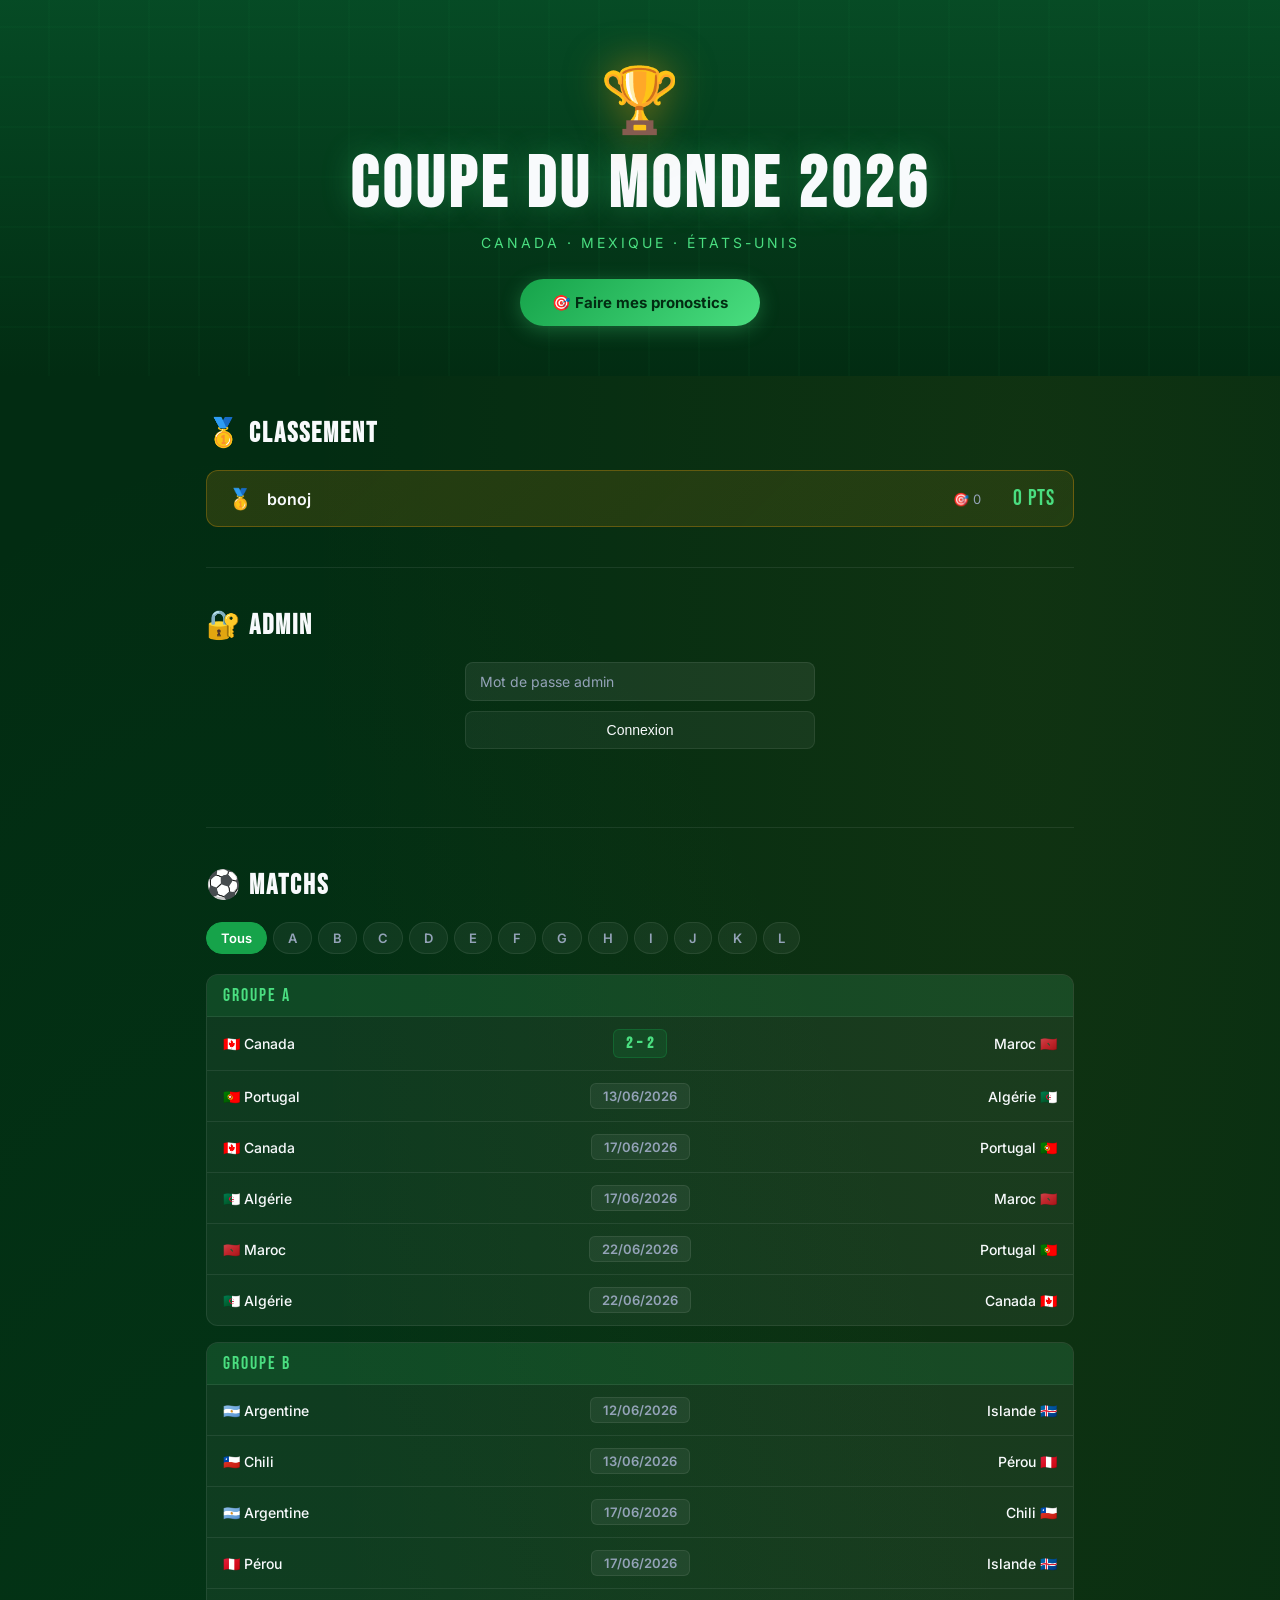
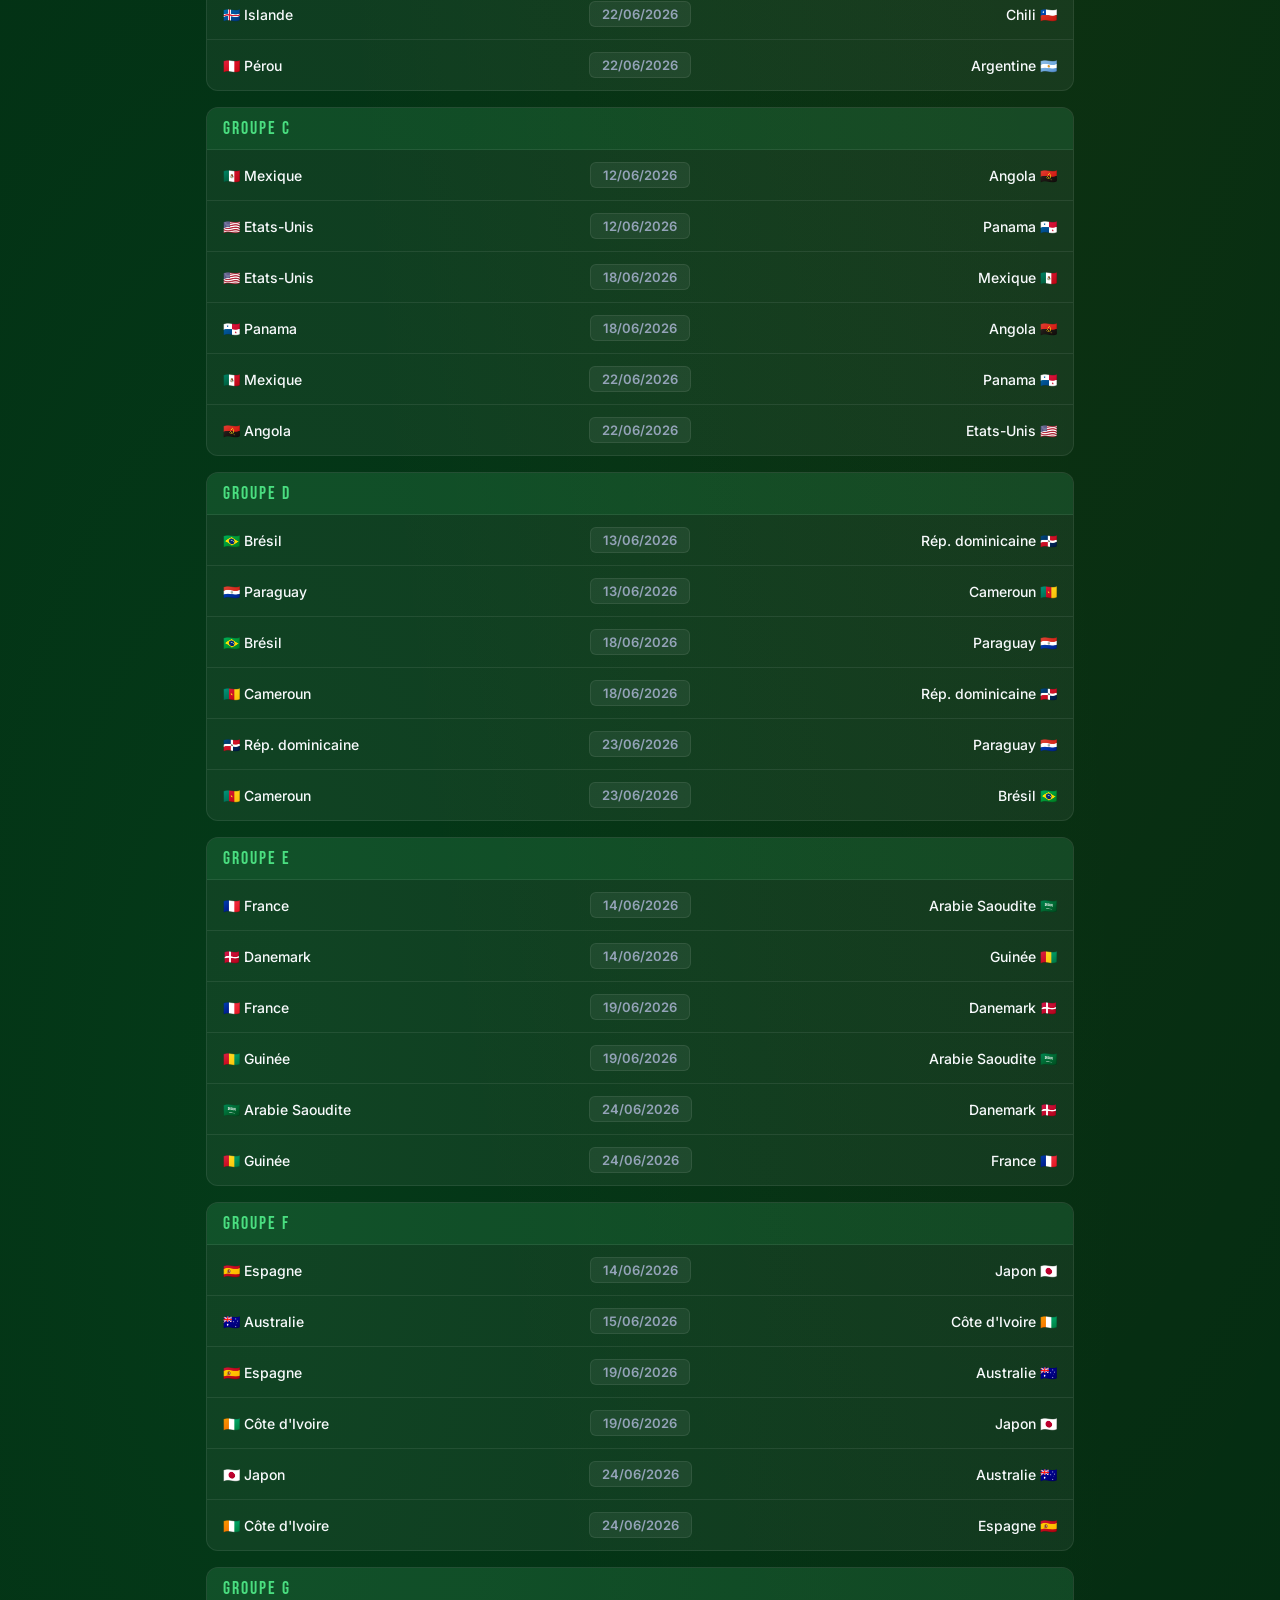
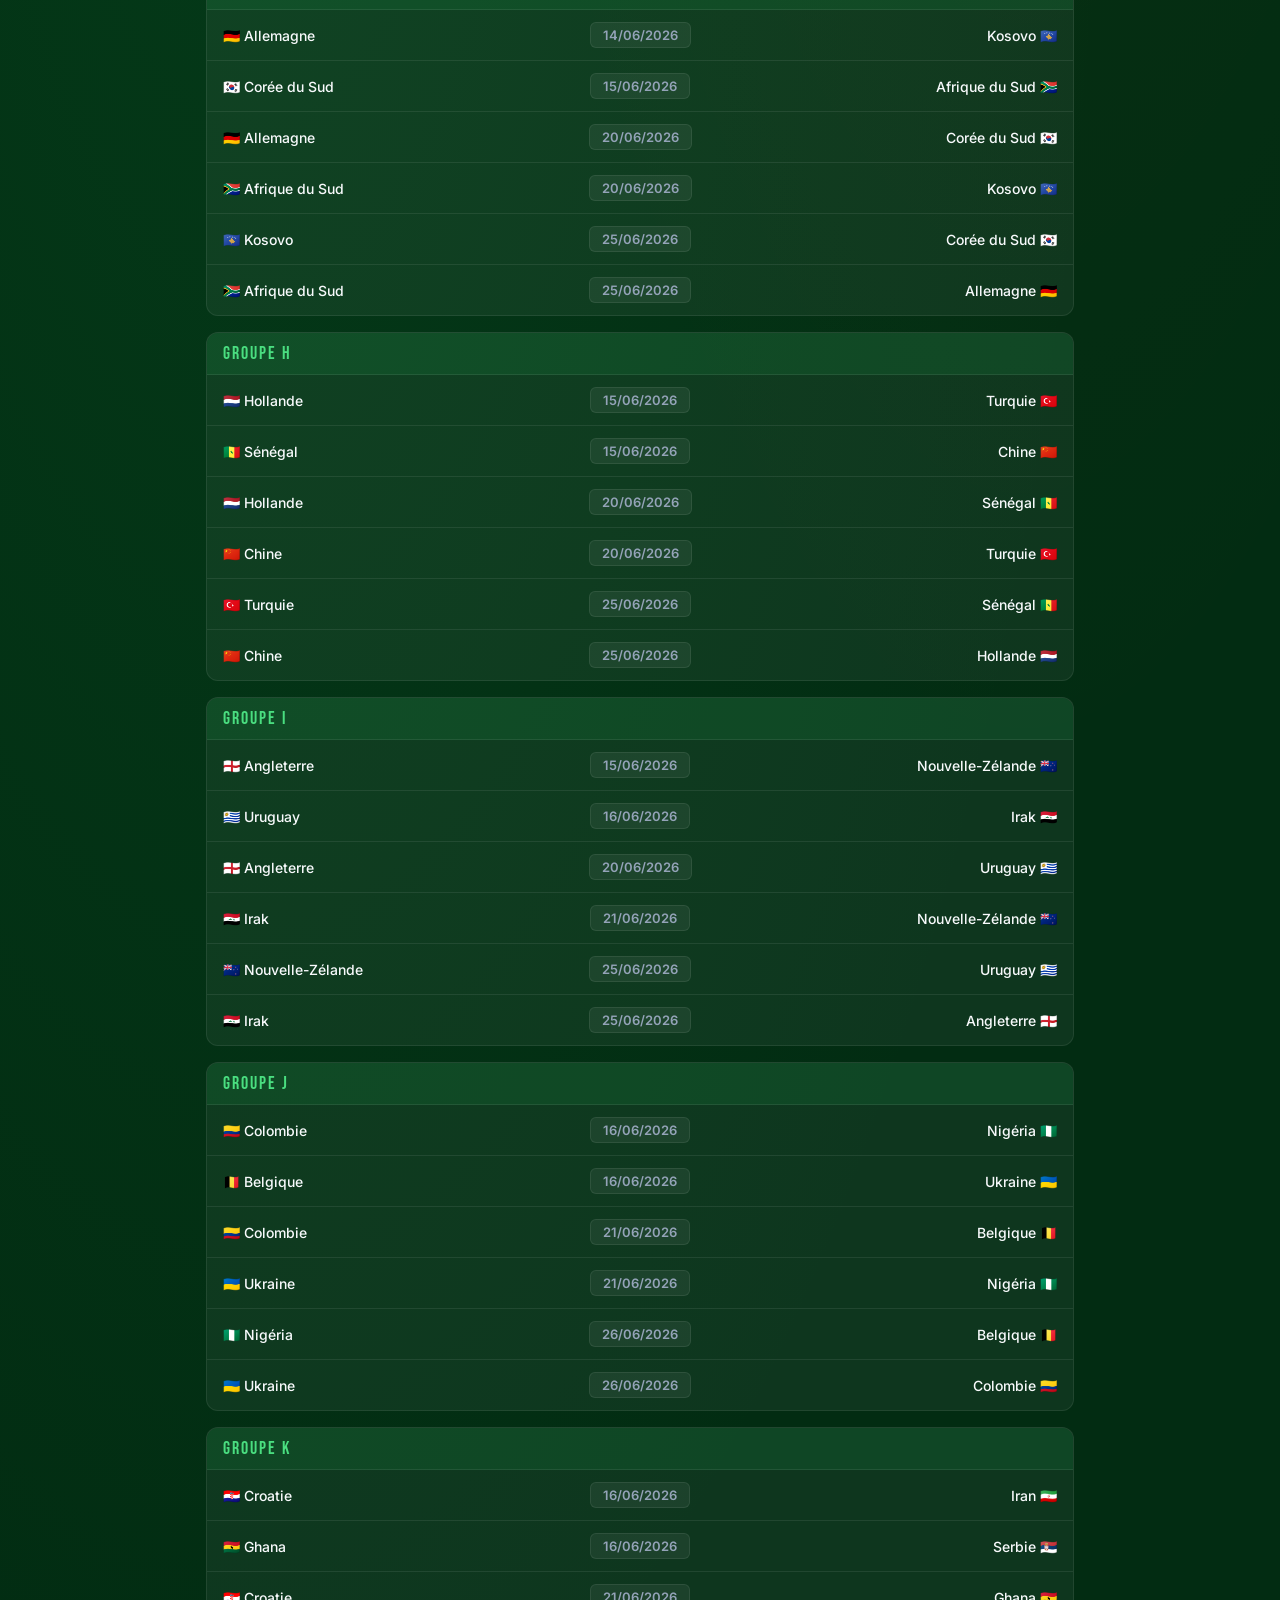
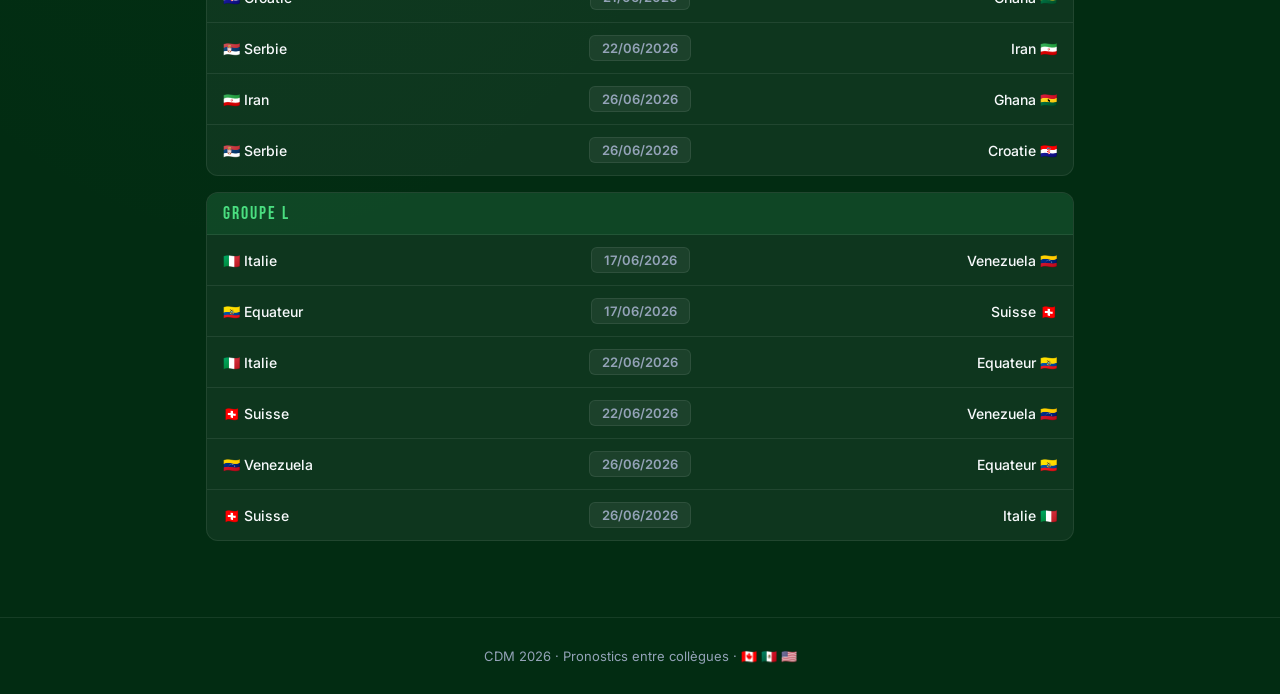
<file: index.html>
<!DOCTYPE html>
<html lang="fr">
<head>
<meta charset="UTF-8">
<meta name="viewport" content="width=device-width, initial-scale=1.0">
<title>⚽ Pronostics CDM 2026</title>
<link rel="preconnect" href="https://fonts.googleapis.com">
<link rel="preconnect" href="https://fonts.gstatic.com" crossorigin>
<link href="https://fonts.googleapis.com/css2?family=Bebas+Neue&family=Inter:wght@400;500;600;700&display=swap" rel="stylesheet">
<link rel="stylesheet" href="style.css">
</head>
<body>

<header class="hero">
  <div class="hero-bg"></div>
  <div class="hero-content">
    <div class="trophy">🏆</div>
    <h1>COUPE DU MONDE 2026</h1>
    <p class="hero-sub">Canada · Mexique · États-Unis</p>
    <a href="bet.html" class="btn-primary">🎯 Faire mes pronostics</a>
  </div>
</header>

<main class="container">

  <section class="section">
    <h2 class="section-title">🥇 Classement</h2>
    <div id="ranking" class="ranking-list">
      <p class="empty-state">Aucun pronostic importé pour l'instant.</p>
    </div>
  </section>

  <section class="section admin-section">
    <h2 class="section-title">🔐 Admin</h2>

    <div id="adminLoginForm" class="admin-login" style="display: flex; flex-direction: column; gap: 10px; max-width: 350px; margin: 0 auto;">
      <input type="password" id="adminPass" placeholder="Mot de passe admin" class="input-field">
      <button onclick="loginAdmin()" class="btn-secondary">Connexion</button>
      <div id="adminMsg" class="admin-msg"></div>
    </div>

    <div id="adminPanel" style="display:none;" class="admin-panel">
      
      <h3>Importer un fichier JSON (.json)</h3>
      <div class="admin-row" style="margin-bottom: 24px;">
        <input type="file" id="fileInput" accept=".json" class="input-field">
        <button onclick="importBets()" class="btn-secondary">📥 Ajouter au classement</button>
      </div>

      <div style="background: rgba(22,163,74,0.1); padding: 12px; border-radius: 8px; border: 1px solid rgba(22,163,74,0.3); margin-bottom: 20px;">
        <h3 style="color: var(--green-accent);">💾 Exporter les données en dur</h3>
        <p style="font-size: 13px; color: var(--text-muted); margin-bottom: 10px;">
          Télécharge les fichiers et écrase les anciens dans ton dossier source pour valider tes ajouts définitivement sur GitHub Pages.
        </p>
        <div style="display: flex; gap: 10px; flex-wrap: wrap;">
          <button onclick="downloadPlayersJS()" class="btn-save">📄 Télécharger players.js</button>
          <button onclick="downloadScoresJS()" class="btn-save">📄 Télécharger scores.js</button>
        </div>
      </div>

      <hr style="border: none; border-top: 1px solid var(--card-border); margin: 20px 0;">

      <div class="admin-row" style="display: flex; gap: 10px;">
        <button onclick="resetData()" class="btn-danger">🗑️ Vider le cache</button>
        <button onclick="logoutAdmin()" class="btn-secondary">Déconnexion</button>
      </div>
      <div id="adminMsgPanel" class="admin-msg"></div>
    </div>
  </section>

  <section class="section">
    <h2 class="section-title">⚽ Matchs</h2>
    <div class="filter-bar" id="filterBar"></div>
    <div id="matches"></div>
  </section>

</main>

<footer class="footer">
  <p>CDM 2026 · Pronostics entre collègues · 🇨🇦 🇲🇽 🇺🇸</p>
</footer>

<script src="matches.js"></script>
<script src="players.js"></script>
<script src="scores.js" onerror="console.log('scores.js pas encore créé')"></script>
<script src="app.js"></script>
</body>
</html>
</file>
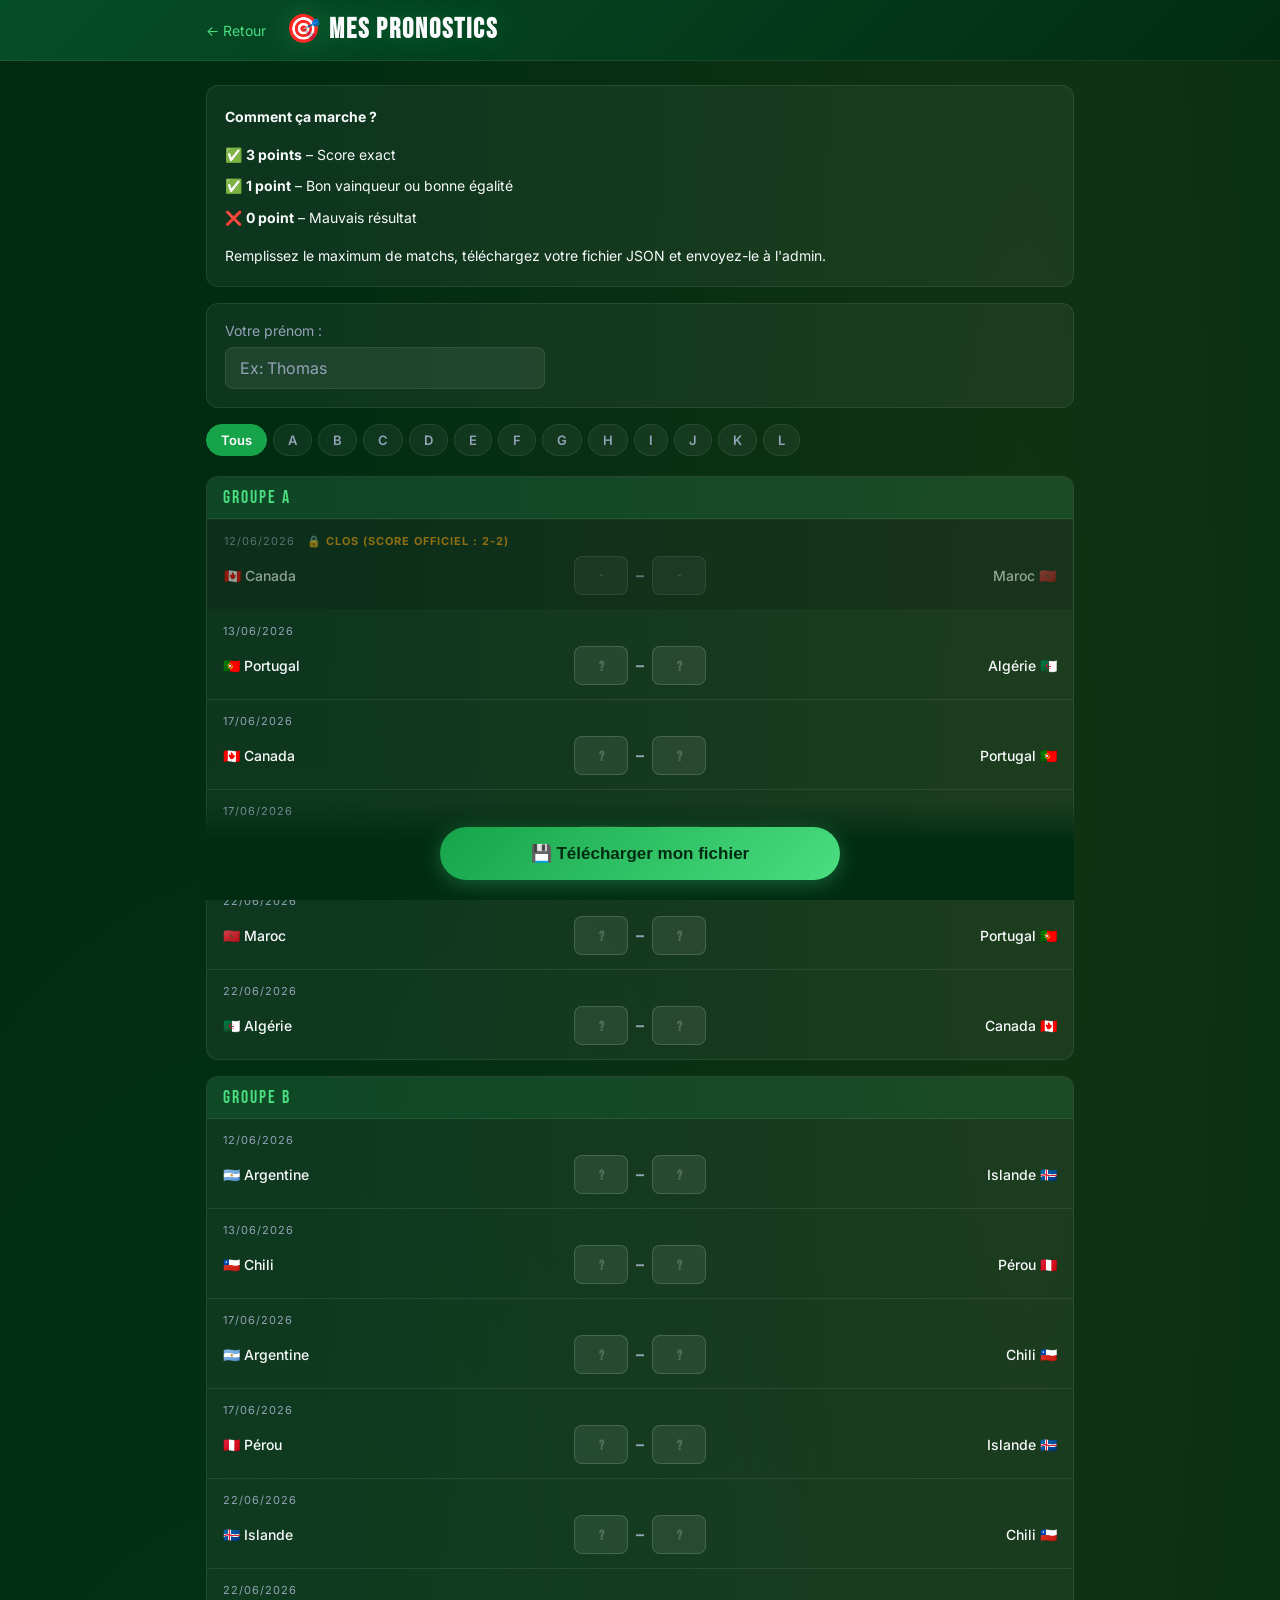
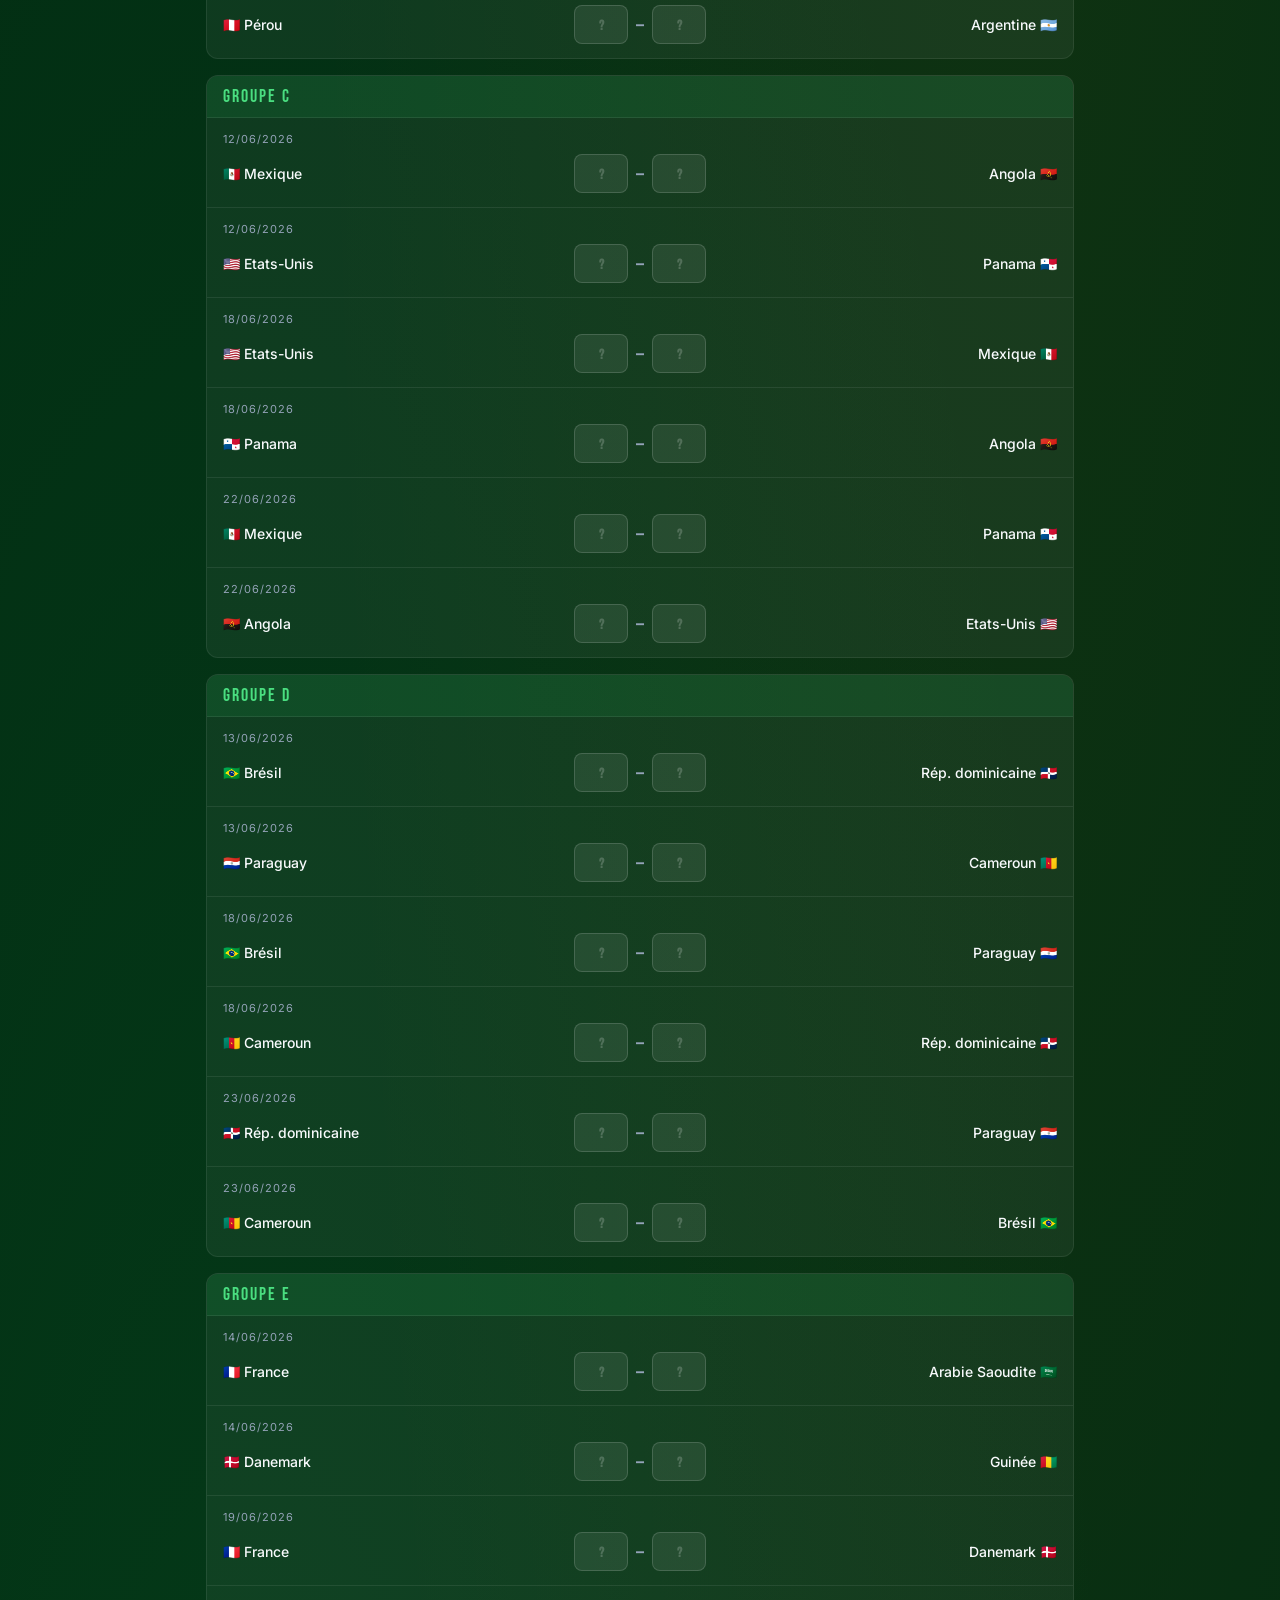
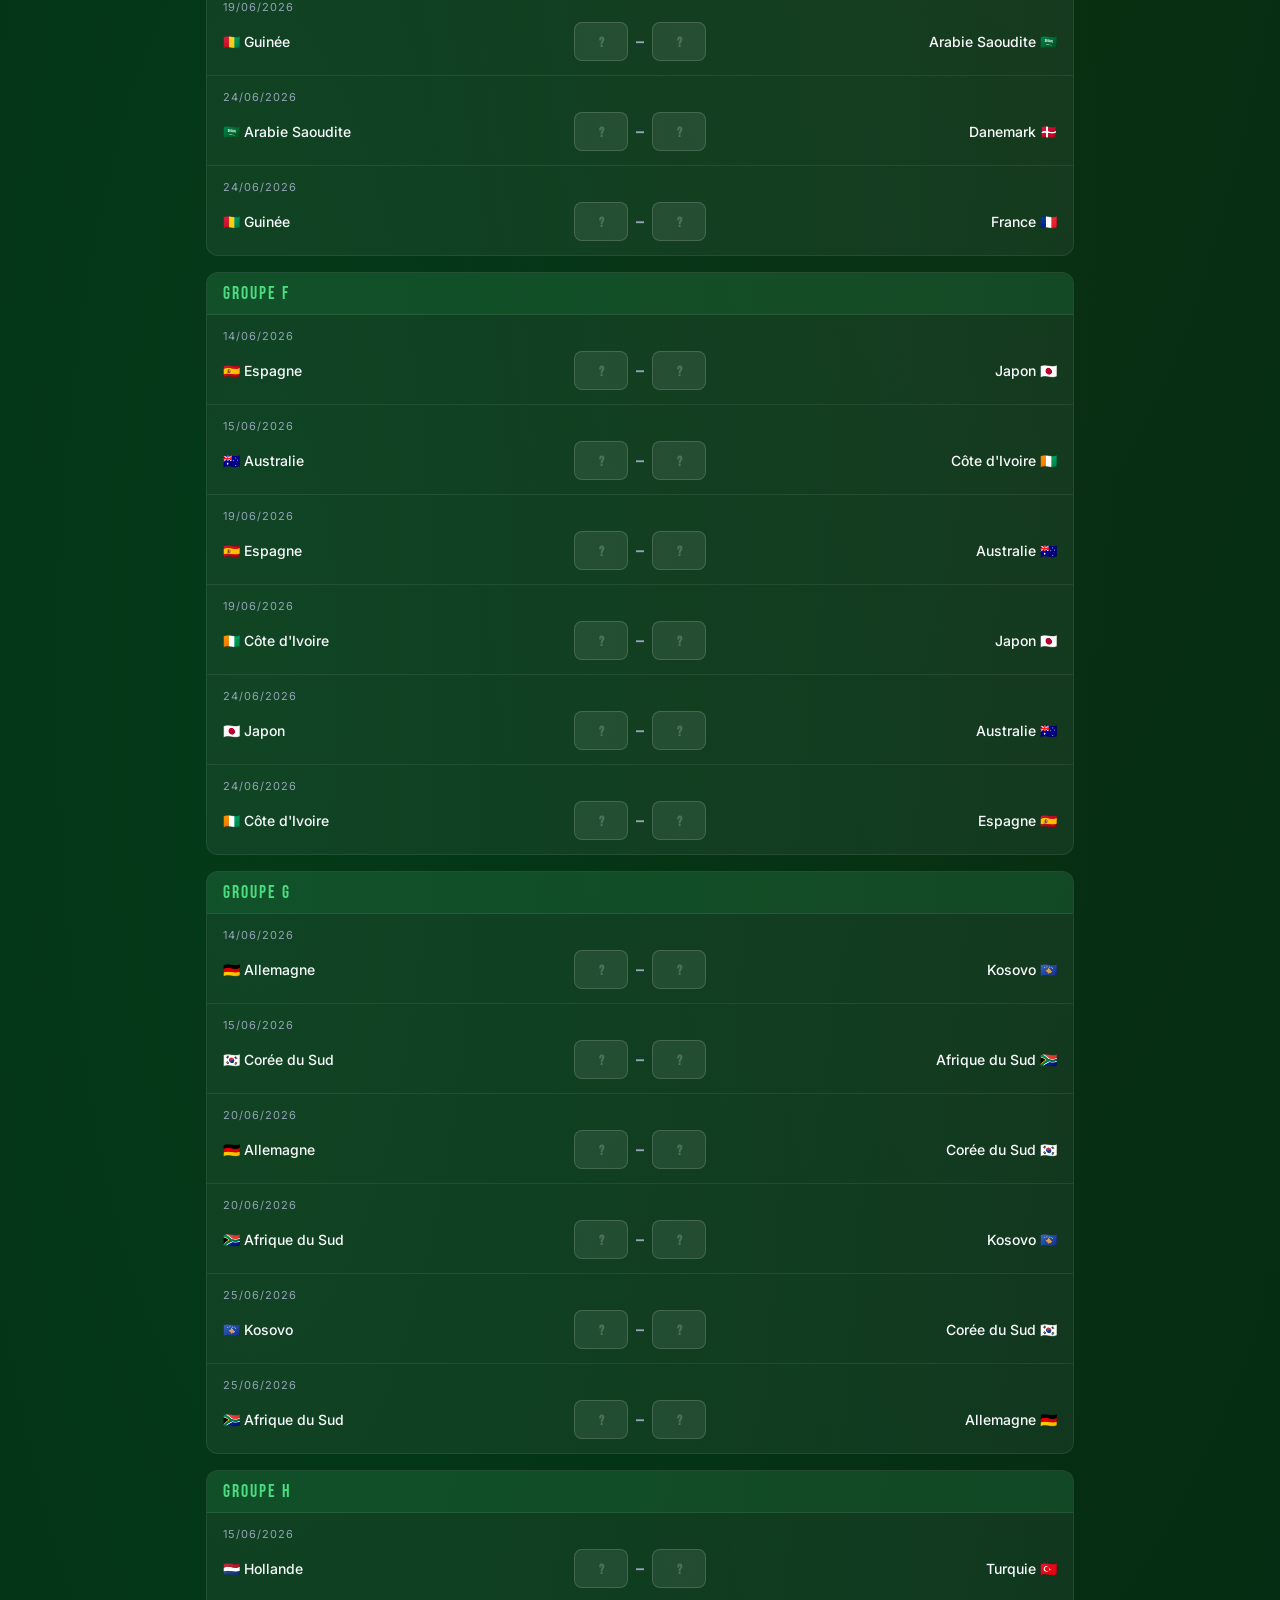
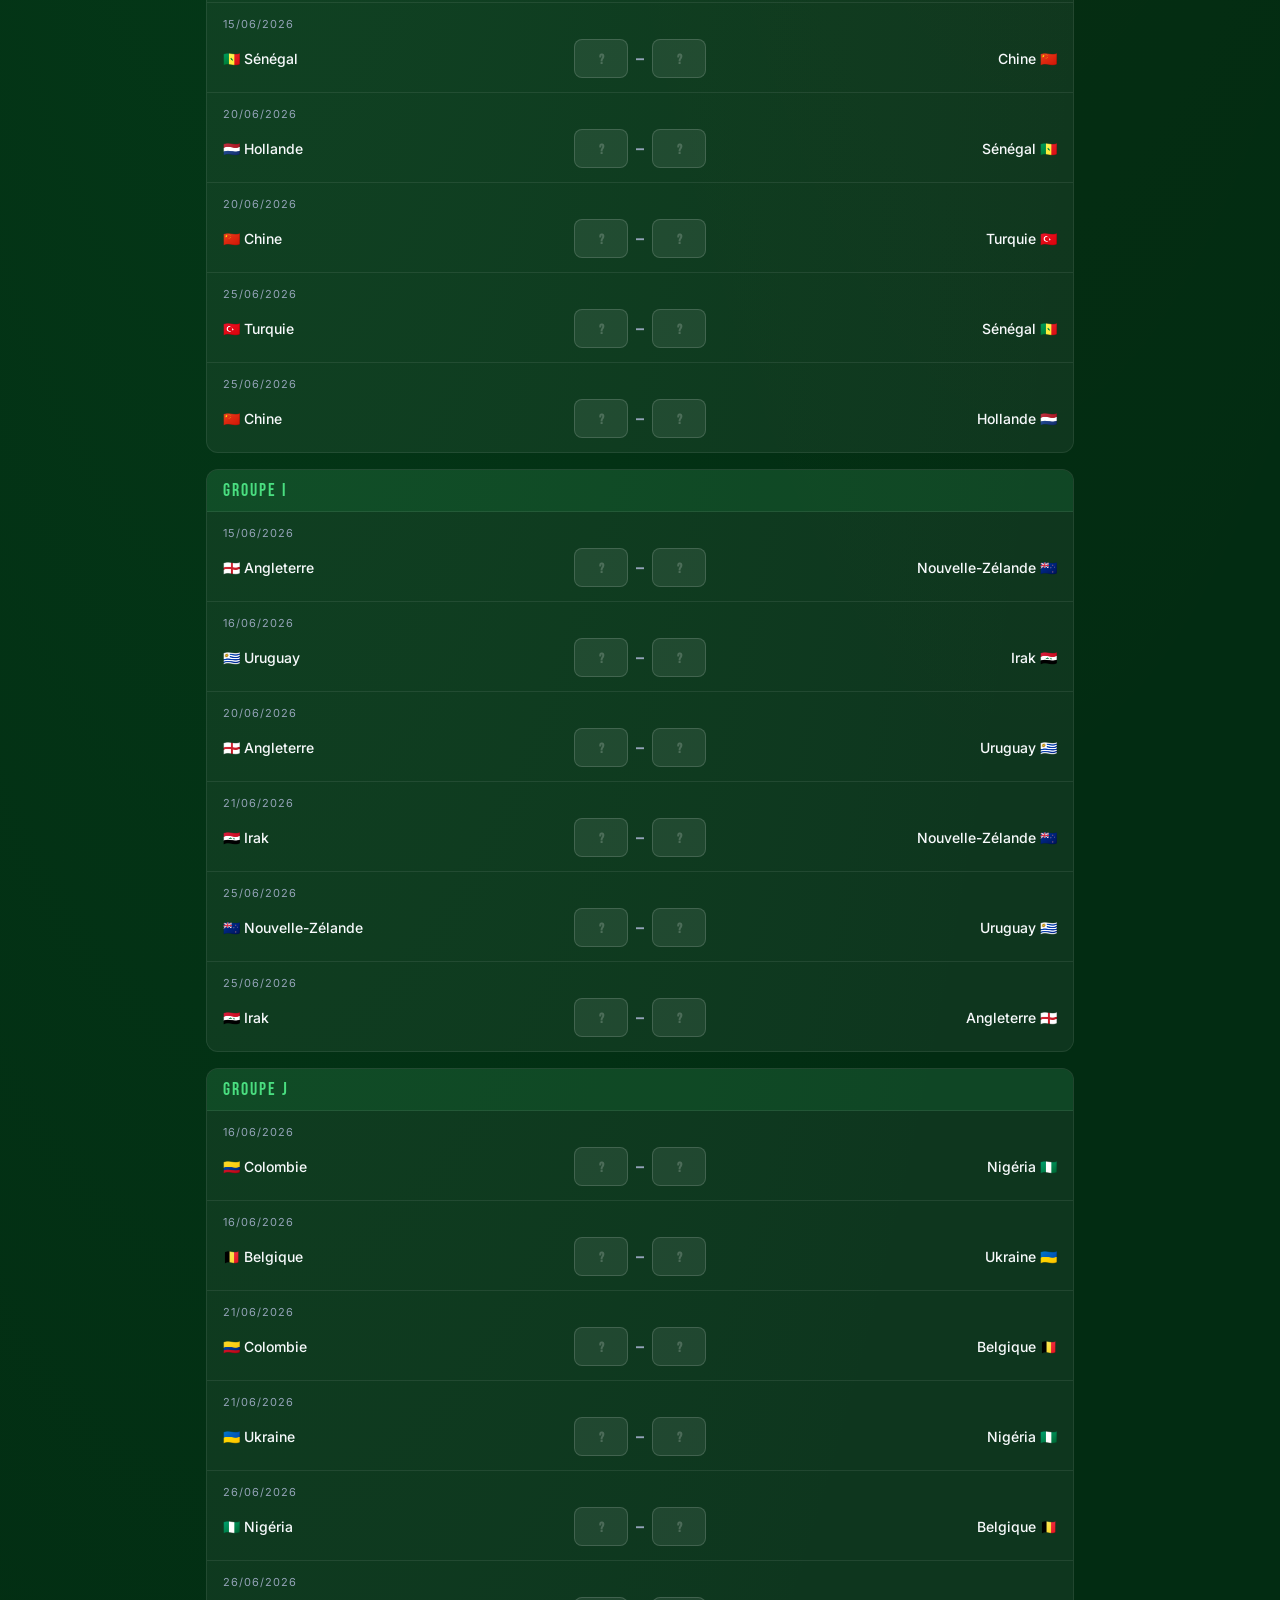
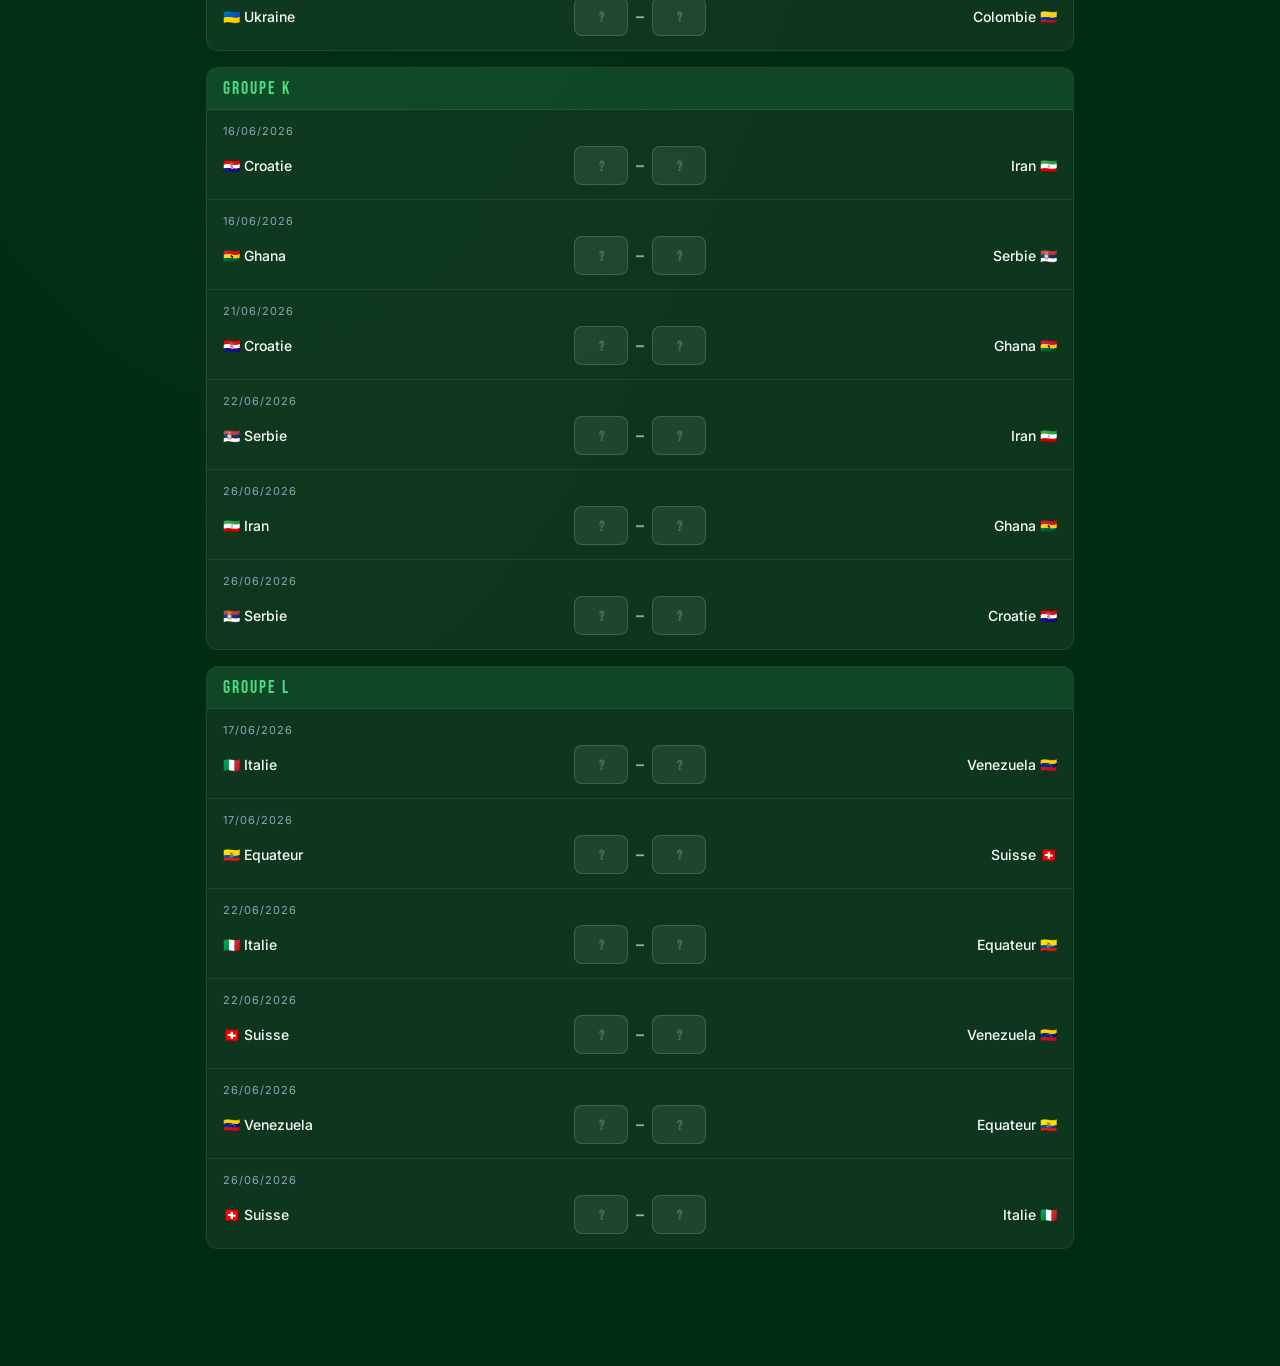
<file: bet.html>
<!DOCTYPE html>
<html lang="fr">
<head>
<meta charset="UTF-8">
<meta name="viewport" content="width=device-width, initial-scale=1.0">
<title>🎯 Mes Pronostics – CDM 2026</title>
<link rel="preconnect" href="https://fonts.googleapis.com">
<link rel="preconnect" href="https://fonts.gstatic.com" crossorigin>
<link href="https://fonts.googleapis.com/css2?family=Bebas+Neue&family=Inter:wght@400;500;600;700&display=swap" rel="stylesheet">
<link rel="stylesheet" href="style.css">
<style>
  /* Style pour griser et verrouiller visuellement les matchs terminés */
  .match-bet-card.match-locked {
    opacity: 0.55;
    background: rgba(0, 0, 0, 0.25);
    border: 1px solid rgba(255, 255, 255, 0.05);
    pointer-events: none; /* Bloque complètement toute interaction de clic */
  }
</style>
</head>
<body>

<header class="page-header">
  <div class="container header-inner">
    <a href="index.html" class="back-link">← Retour</a>
    <h1 class="page-title">🎯 Mes Pronostics</h1>
  </div>
</header>

<main class="container">

  <div class="bet-intro card">
    <p><strong>Comment ça marche ?</strong></p>
    <ul class="rules-list">
      <li>✅ <strong>3 points</strong> – Score exact</li>
      <li>✅ <strong>1 point</strong> – Bon vainqueur ou bonne égalité</li>
      <li>❌ <strong>0 point</strong> – Mauvais résultat</li>
    </ul>
    <p>Remplissez le maximum de matchs, téléchargez votre fichier JSON et envoyez-le à l'admin.</p>
  </div>

  <div class="name-block card">
    <label for="playerName">Votre prénom :</label>
    <input type="text" id="playerName" placeholder="Ex: Thomas" class="input-field input-name">
  </div>

  <div class="group-filter-bar" id="groupFilter"></div>

  <div id="betForm"></div>

  <div class="sticky-footer">
    <button onclick="exportJSON()" class="btn-primary btn-big">💾 Télécharger mon fichier</button>
  </div>

</main>

<script src="matches.js"></script>
<script src="scores.js" onerror="console.log('scores.js pas encore créé')"></script>
<script>

// ÉTAPE 1 : On injecte immédiatement les scores officiels de l'admin dans la liste des matchs
if (typeof matchScores !== "undefined") {
  matchScores.forEach(s => {
    const m = matches.find(x => x.id === s.id);
    if (m) { m.score1 = s.score1; m.score2 = s.score2; }
  });
}

// ---- Filtrage des groupes ----
const groups = [...new Set(matches.map(m => m.group))];
let activeGroup = "all";

function buildFilter() {
  const bar = document.getElementById("groupFilter");
  let html = `<button class="filter-btn active" onclick="filterGroup('all', this)">Tous</button>`;
  groups.forEach(g => {
    const letter = g.replace("Groupe ", "");
    html += `<button class="filter-btn" onclick="filterGroup('${g}', this)">${letter}</button>`;
  });
  bar.innerHTML = html;
}

function filterGroup(g, el) {
  activeGroup = g;
  document.querySelectorAll(".filter-btn").forEach(b => b.classList.remove("active"));
  el.classList.add("active");
  renderForm();
}

// ---- Génération du formulaire de saisie ----
function renderForm() {
  const div = document.getElementById("betForm");
  const filtered = activeGroup === "all" ? matches : matches.filter(m => m.group === activeGroup);

  let byGroup = {};
  filtered.forEach(m => {
    if (!byGroup[m.group]) byGroup[m.group] = [];
    byGroup[m.group].push(m);
  });

  let html = "";
  for (const g in byGroup) {
    html += `<div class="group-block"><div class="group-header">${g}</div>`;
    
    byGroup[g].forEach(m => {
      const isLocked = m.score1 !== null && m.score2 !== null;
      
      const saved1 = getSaved(m.id, 1);
      const saved2 = getSaved(m.id, 2);
      
      html += `
      <div class="match-bet-card ${isLocked ? 'match-locked' : ''}" id="card-${m.id}">
        <div class="match-date">
          ${m.date} 
          ${isLocked ? `<span style="color: var(--gold); font-weight: bold; margin-left: 8px;">🔒 Clos (Score Officiel : ${m.score1}-${m.score2})</span>` : ''}
        </div>
        <div class="match-bet-row">
          <span class="team-name team-left">${m.flag1} ${m.team1}</span>
          <div class="score-inputs">
            <input type="number" min="0" max="20" id="b1-${m.id}" value="${isLocked ? '' : saved1}"
              placeholder="${isLocked ? '-' : '?'}" oninput="autoSave(${m.id})" class="score-input" ${isLocked ? 'disabled' : ''}>
            <span class="vs-sep">–</span>
            <input type="number" min="0" max="20" id="b2-${m.id}" value="${isLocked ? '' : saved2}"
              placeholder="${isLocked ? '-' : '?'}" oninput="autoSave(${m.id})" class="score-input" ${isLocked ? 'disabled' : ''}>
          </div>
          <span class="team-name team-right">${m.team2} ${m.flag2}</span>
        </div>
      </div>`;
    });
    html += `</div>`;
  }
  div.innerHTML = html;

  // Restaurer les fonds verts pour les matchs déjà remplis (uniquement ceux ouverts)
  matches.forEach(m => {
    if (m.score1 === null) { 
      const v1 = getSaved(m.id, 1);
      const v2 = getSaved(m.id, 2);
      if (v1 !== "" && v2 !== "") highlightCard(m.id, v1, v2);
    }
  });
}

// ---- Sauvegarde automatique locale ----
function autoSave(id) {
  const v1 = document.getElementById(`b1-${id}`).value;
  const v2 = document.getElementById(`b2-${id}`).value;
  if (v1 !== "") sessionStorage.setItem(`b1-${id}`, v1);
  if (v2 !== "") sessionStorage.setItem(`b2-${id}`, v2);
  highlightCard(id, v1, v2);
}

function getSaved(id, n) {
  return sessionStorage.getItem(`b${n}-${id}`) ?? "";
}

function highlightCard(id, v1, v2) {
  const card = document.getElementById(`card-${id}`);
  if (!card) return;
  if (v1 !== "" && v2 !== "") {
    card.classList.add("filled");
  } else {
    card.classList.remove("filled");
  }
}

// ---- Exportation et Nettoyage automatique ----
function exportJSON() {
  const nameInput = document.getElementById("playerName");
  const name = nameInput.value.trim();
  
  if (!name) {
    alert("Merci d'entrer votre prénom !");
    nameInput.focus();
    return;
  }

  let bets = {};
  let count = 0;
  
  matches.forEach(m => {
    if (m.score1 === null) {
      const b1 = document.getElementById(`b1-${m.id}`)?.value;
      const b2 = document.getElementById(`b2-${m.id}`)?.value;
      if (b1 !== "" && b1 !== undefined) {
        bets[m.id] = { bet1: parseInt(b1), bet2: parseInt(b2 ?? 0) };
        count++;
      }
    }
  });

  if (count === 0) {
    alert("Vous n'avez rempli aucun pronostic valide (les matchs terminés sont exclus) !");
    return;
  }

  const data = { name, bets };
  const blob = new Blob([JSON.stringify(data, null, 2)], { type: "application/json" });
  const a = document.createElement("a");
  a.href = URL.createObjectURL(blob);
  a.download = name + "_cdm2026.json";
  a.click();

  alert(`✅ Fichier généré avec succès ! ${count} pronostic(s) exporté(s) pour ${name}.`);

  // ============================================================
  //  ZONE DE NETTOYAGE (EFFACE TOUT POUR LE PROCHAIN PRONOSTIC)
  // ============================================================
  
  // 1. Vide le champ du prénom
  nameInput.value = "";
  
  // 2. Supprime toutes les valeurs stockées dans la session
  matches.forEach(m => {
    sessionStorage.removeItem(`b1-${m.id}`);
    sessionStorage.removeItem(`b2-${m.id}`);
  });

  // 3. Regénère le formulaire vide à l'écran
  renderForm();
}

buildFilter();
renderForm();

</script>
</body>
</html>
</file>
<file: style.css>
/* ========================================
   CDM 2026 – Styles
   ======================================== */

:root {
  --green-deep: #022c12;
  --green-mid: #064e27;
  --green-bright: #16a34a;
  --green-accent: #4ade80;
  --gold: #f59e0b;
  --gold-light: #fbbf24;
  --silver: #94a3b8;
  --bronze: #b45309;
  --white: #f8fafc;
  --text-muted: #94a3b8;
  --card-bg: rgba(255,255,255,0.05);
  --card-border: rgba(255,255,255,0.08);
  --radius: 12px;
  --radius-sm: 8px;
}

* { box-sizing: border-box; margin: 0; padding: 0; }

body {
  font-family: 'Inter', sans-serif;
  background: var(--green-deep);
  color: var(--white);
  min-height: 100vh;
  background-image:
    radial-gradient(ellipse at 20% 50%, rgba(22,163,74,0.12) 0%, transparent 60%),
    radial-gradient(ellipse at 80% 10%, rgba(245,158,11,0.06) 0%, transparent 50%);
}

/* ---- HERO ---- */
.hero {
  position: relative;
  overflow: hidden;
  text-align: center;
  padding: 60px 20px 50px;
  background: linear-gradient(180deg, rgba(6,78,39,0.9) 0%, var(--green-deep) 100%);
}

.hero-bg {
  position: absolute;
  inset: 0;
  background-image:
    repeating-linear-gradient(
      0deg,
      transparent,
      transparent 48px,
      rgba(22,163,74,0.04) 48px,
      rgba(22,163,74,0.04) 50px
    ),
    repeating-linear-gradient(
      90deg,
      transparent,
      transparent 48px,
      rgba(22,163,74,0.04) 48px,
      rgba(22,163,74,0.04) 50px
    );
  pointer-events: none;
}

.hero-content { position: relative; z-index: 1; }

.trophy {
  font-size: 64px;
  display: block;
  margin-bottom: 12px;
  filter: drop-shadow(0 0 20px rgba(245,158,11,0.5));
  animation: float 3s ease-in-out infinite;
}

@keyframes float {
  0%, 100% { transform: translateY(0); }
  50% { transform: translateY(-8px); }
}

h1 {
  font-family: 'Bebas Neue', sans-serif;
  font-size: clamp(36px, 8vw, 72px);
  letter-spacing: 4px;
  color: var(--white);
  text-shadow: 0 0 30px rgba(74,222,128,0.3);
  line-height: 1;
}

.hero-sub {
  font-size: 14px;
  letter-spacing: 3px;
  text-transform: uppercase;
  color: var(--green-accent);
  margin: 12px 0 28px;
}

/* ---- BUTTONS ---- */
.btn-primary {
  display: inline-block;
  background: linear-gradient(135deg, var(--green-bright), var(--green-accent));
  color: var(--green-deep);
  font-weight: 700;
  font-size: 15px;
  padding: 14px 32px;
  border-radius: 50px;
  border: none;
  cursor: pointer;
  text-decoration: none;
  transition: transform 0.2s, box-shadow 0.2s;
  box-shadow: 0 4px 20px rgba(74,222,128,0.3);
}
.btn-primary:hover { transform: translateY(-2px); box-shadow: 0 8px 30px rgba(74,222,128,0.4); }
.btn-primary.btn-big { font-size: 17px; padding: 16px 40px; width: 100%; max-width: 400px; }

.btn-secondary {
  background: var(--card-bg);
  border: 1px solid var(--card-border);
  color: var(--white);
  padding: 10px 18px;
  border-radius: var(--radius-sm);
  cursor: pointer;
  font-size: 14px;
  transition: background 0.2s;
}
.btn-secondary:hover { background: rgba(255,255,255,0.1); }

.btn-danger {
  background: rgba(220,38,38,0.15);
  border: 1px solid rgba(220,38,38,0.3);
  color: #fca5a5;
  padding: 10px 18px;
  border-radius: var(--radius-sm);
  cursor: pointer;
  font-size: 14px;
  transition: background 0.2s;
}
.btn-danger:hover { background: rgba(220,38,38,0.25); }

.btn-save {
  background: var(--green-bright);
  border: none;
  color: white;
  padding: 6px 12px;
  border-radius: 6px;
  cursor: pointer;
  font-size: 13px;
}

/* ---- CONTAINER ---- */
.container { max-width: 900px; margin: 0 auto; padding: 0 16px; }

/* ---- SECTIONS ---- */
.section { padding: 40px 0; border-top: 1px solid var(--card-border); }
.section:first-child { border-top: none; }

.section-title {
  font-family: 'Bebas Neue', sans-serif;
  font-size: 28px;
  letter-spacing: 2px;
  margin-bottom: 20px;
  color: var(--white);
}

/* ---- RANKING ---- */
.ranking-list { display: flex; flex-direction: column; gap: 8px; }

.rank-card {
  display: flex;
  align-items: center;
  gap: 12px;
  padding: 14px 18px;
  background: var(--card-bg);
  border: 1px solid var(--card-border);
  border-radius: var(--radius);
  transition: background 0.2s;
}
.rank-card:hover { background: rgba(255,255,255,0.07); }

.rank-top { border-color: transparent; }
.rank-1 { background: linear-gradient(135deg, rgba(245,158,11,0.15), rgba(251,191,36,0.08)); border-color: rgba(245,158,11,0.3); }
.rank-2 { background: linear-gradient(135deg, rgba(148,163,184,0.12), rgba(148,163,184,0.05)); border-color: rgba(148,163,184,0.25); }
.rank-3 { background: linear-gradient(135deg, rgba(180,83,9,0.15), rgba(180,83,9,0.06)); border-color: rgba(180,83,9,0.3); }

.rank-pos { font-size: 20px; width: 30px; text-align: center; flex-shrink: 0; }
.rank-name { flex: 1; font-weight: 600; font-size: 16px; }
.rank-stats { display: flex; align-items: center; gap: 14px; }
.rank-exact { color: var(--text-muted); font-size: 13px; }
.rank-score {
  font-family: 'Bebas Neue', sans-serif;
  font-size: 22px;
  color: var(--green-accent);
  letter-spacing: 1px;
  min-width: 60px;
  text-align: right;
}

.empty-state { color: var(--text-muted); font-size: 14px; padding: 20px 0; }

/* ---- ADMIN ---- */
.admin-section {}
.admin-login { display: flex; gap: 10px; flex-wrap: wrap; margin-bottom: 16px; }
.admin-panel { background: var(--card-bg); border: 1px solid var(--card-border); border-radius: var(--radius); padding: 20px; }
.admin-panel h3 { font-size: 14px; text-transform: uppercase; letter-spacing: 1px; color: var(--text-muted); margin-bottom: 12px; }
.admin-row { display: flex; gap: 10px; flex-wrap: wrap; margin-bottom: 10px; align-items: center; }
.admin-msg { font-size: 13px; margin-top: 8px; min-height: 20px; }
.admin-msg.success { color: var(--green-accent); }
.admin-msg.error { color: #fca5a5; }

/* ---- INPUTS ---- */
.input-field {
  background: rgba(255,255,255,0.07);
  border: 1px solid var(--card-border);
  color: var(--white);
  padding: 10px 14px;
  border-radius: var(--radius-sm);
  font-size: 14px;
  font-family: 'Inter', sans-serif;
  outline: none;
  transition: border-color 0.2s;
}
.input-field:focus { border-color: var(--green-bright); }
.input-field::placeholder { color: var(--text-muted); }

/* ---- FILTER BAR ---- */
.filter-bar, .group-filter-bar {
  display: flex;
  flex-wrap: wrap;
  gap: 6px;
  margin-bottom: 20px;
}

.filter-btn {
  background: var(--card-bg);
  border: 1px solid var(--card-border);
  color: var(--text-muted);
  padding: 7px 14px;
  border-radius: 50px;
  font-size: 13px;
  font-weight: 600;
  cursor: pointer;
  transition: all 0.2s;
  font-family: 'Inter', sans-serif;
}
.filter-btn:hover { border-color: var(--green-bright); color: var(--white); }
.filter-btn.active {
  background: var(--green-bright);
  border-color: var(--green-bright);
  color: white;
}

/* ---- MATCHES ---- */
.group-block {
  background: var(--card-bg);
  border: 1px solid var(--card-border);
  border-radius: var(--radius);
  margin-bottom: 16px;
  overflow: hidden;
}

.group-header {
  background: rgba(22,163,74,0.15);
  border-bottom: 1px solid var(--card-border);
  padding: 10px 16px;
  font-family: 'Bebas Neue', sans-serif;
  font-size: 18px;
  letter-spacing: 2px;
  color: var(--green-accent);
}

.match-list { list-style: none; }

.match-item {
  padding: 12px 16px;
  border-bottom: 1px solid var(--card-border);
  transition: background 0.15s;
}
.match-item:last-child { border-bottom: none; }
.match-item:hover { background: rgba(255,255,255,0.03); }
.match-item.played .match-teams { opacity: 1; }

.match-teams {
  display: flex;
  align-items: center;
  justify-content: space-between;
  gap: 8px;
}

.team {
  font-size: 14px;
  font-weight: 500;
  flex: 1;
}
.team-r { text-align: right; }

.score-badge {
  background: rgba(255,255,255,0.06);
  border: 1px solid var(--card-border);
  border-radius: 6px;
  padding: 4px 12px;
  font-size: 13px;
  font-weight: 600;
  white-space: nowrap;
  color: var(--text-muted);
  flex-shrink: 0;
}
.score-badge.played {
  background: rgba(22,163,74,0.15);
  border-color: rgba(22,163,74,0.3);
  color: var(--green-accent);
  font-family: 'Bebas Neue', sans-serif;
  font-size: 16px;
  letter-spacing: 1px;
}

.score-edit {
  display: flex;
  align-items: center;
  gap: 6px;
  flex-shrink: 0;
}
.score-input-admin {
  width: 50px;
  background: rgba(255,255,255,0.08);
  border: 1px solid var(--card-border);
  color: var(--white);
  padding: 5px 8px;
  border-radius: 6px;
  font-size: 14px;
  text-align: center;
}

/* ---- PAGE HEADER ---- */
.page-header {
  background: linear-gradient(135deg, var(--green-mid), var(--green-deep));
  border-bottom: 1px solid var(--card-border);
  padding: 16px 0;
}
.header-inner { display: flex; align-items: center; gap: 20px; }
.back-link { color: var(--green-accent); text-decoration: none; font-size: 14px; }
.back-link:hover { color: var(--white); }
.page-title { font-family: 'Bebas Neue', sans-serif; font-size: 28px; letter-spacing: 2px; }

/* ---- BET PAGE ---- */
.card {
  background: var(--card-bg);
  border: 1px solid var(--card-border);
  border-radius: var(--radius);
  padding: 18px;
  margin-bottom: 16px;
}

.bet-intro { margin-top: 24px; font-size: 14px; line-height: 1.8; }
.rules-list { list-style: none; margin: 10px 0; }
.rules-list li { padding: 3px 0; }

.name-block label { font-size: 14px; color: var(--text-muted); display: block; margin-bottom: 8px; }
.input-name { width: 100%; max-width: 320px; font-size: 16px; }

/* Match bet card */
.match-bet-card {
  padding: 14px 16px;
  border-bottom: 1px solid var(--card-border);
  transition: background 0.15s;
}
.match-bet-card:last-child { border-bottom: none; }
.match-bet-card.filled { background: rgba(22,163,74,0.07); }

.match-date { font-size: 11px; color: var(--text-muted); text-transform: uppercase; letter-spacing: 1px; margin-bottom: 8px; }

.match-bet-row {
  display: flex;
  align-items: center;
  justify-content: space-between;
  gap: 10px;
}
.team-name { flex: 1; font-size: 14px; font-weight: 500; }
.team-right { text-align: right; }

.score-inputs {
  display: flex;
  align-items: center;
  gap: 8px;
  flex-shrink: 0;
}

.score-input {
  width: 54px;
  background: rgba(255,255,255,0.08);
  border: 1px solid rgba(255,255,255,0.15);
  color: var(--white);
  padding: 8px;
  border-radius: 8px;
  font-size: 18px;
  font-weight: 700;
  text-align: center;
  font-family: 'Bebas Neue', sans-serif;
  outline: none;
  transition: border-color 0.2s;
}
.score-input:focus { border-color: var(--green-accent); background: rgba(74,222,128,0.1); }
.score-input::placeholder { color: rgba(255,255,255,0.2); font-size: 14px; }
/* Hide number spinners */
.score-input::-webkit-outer-spin-button,
.score-input::-webkit-inner-spin-button { -webkit-appearance: none; }

.vs-sep { color: var(--text-muted); font-weight: 700; font-size: 16px; }

/* ---- STICKY FOOTER ---- */
.sticky-footer {
  position: sticky;
  bottom: 0;
  background: linear-gradient(0deg, var(--green-deep) 60%, transparent);
  padding: 24px 0 20px;
  text-align: center;
  margin-top: 20px;
}

/* ---- FOOTER ---- */
.footer {
  text-align: center;
  padding: 30px 20px;
  color: var(--text-muted);
  font-size: 13px;
  border-top: 1px solid var(--card-border);
  margin-top: 20px;
}

/* ---- RESPONSIVE ---- */
@media (max-width: 600px) {
  .team-name { font-size: 12px; }
  .match-bet-row { gap: 6px; }
  .score-input { width: 46px; font-size: 16px; padding: 7px 4px; }
  .rank-stats { gap: 8px; }
  .rank-score { font-size: 18px; min-width: 50px; }
  .match-teams { flex-wrap: nowrap; }
  .team { font-size: 12px; }
  .score-badge { font-size: 11px; padding: 3px 8px; }
}

/* ---- ADMIN GITHUB ---- */
.admin-login-grid {
  display: grid;
  grid-template-columns: 1fr 1fr;
  gap: 10px;
  margin-bottom: 10px;
}
@media (max-width: 600px) {
  .admin-login-grid { grid-template-columns: 1fr; }
}

.admin-help {
  font-size: 12px;
  color: var(--text-muted);
  margin-top: 6px;
}
.link { color: var(--green-accent); text-decoration: none; }
.link:hover { text-decoration: underline; }
</file>
